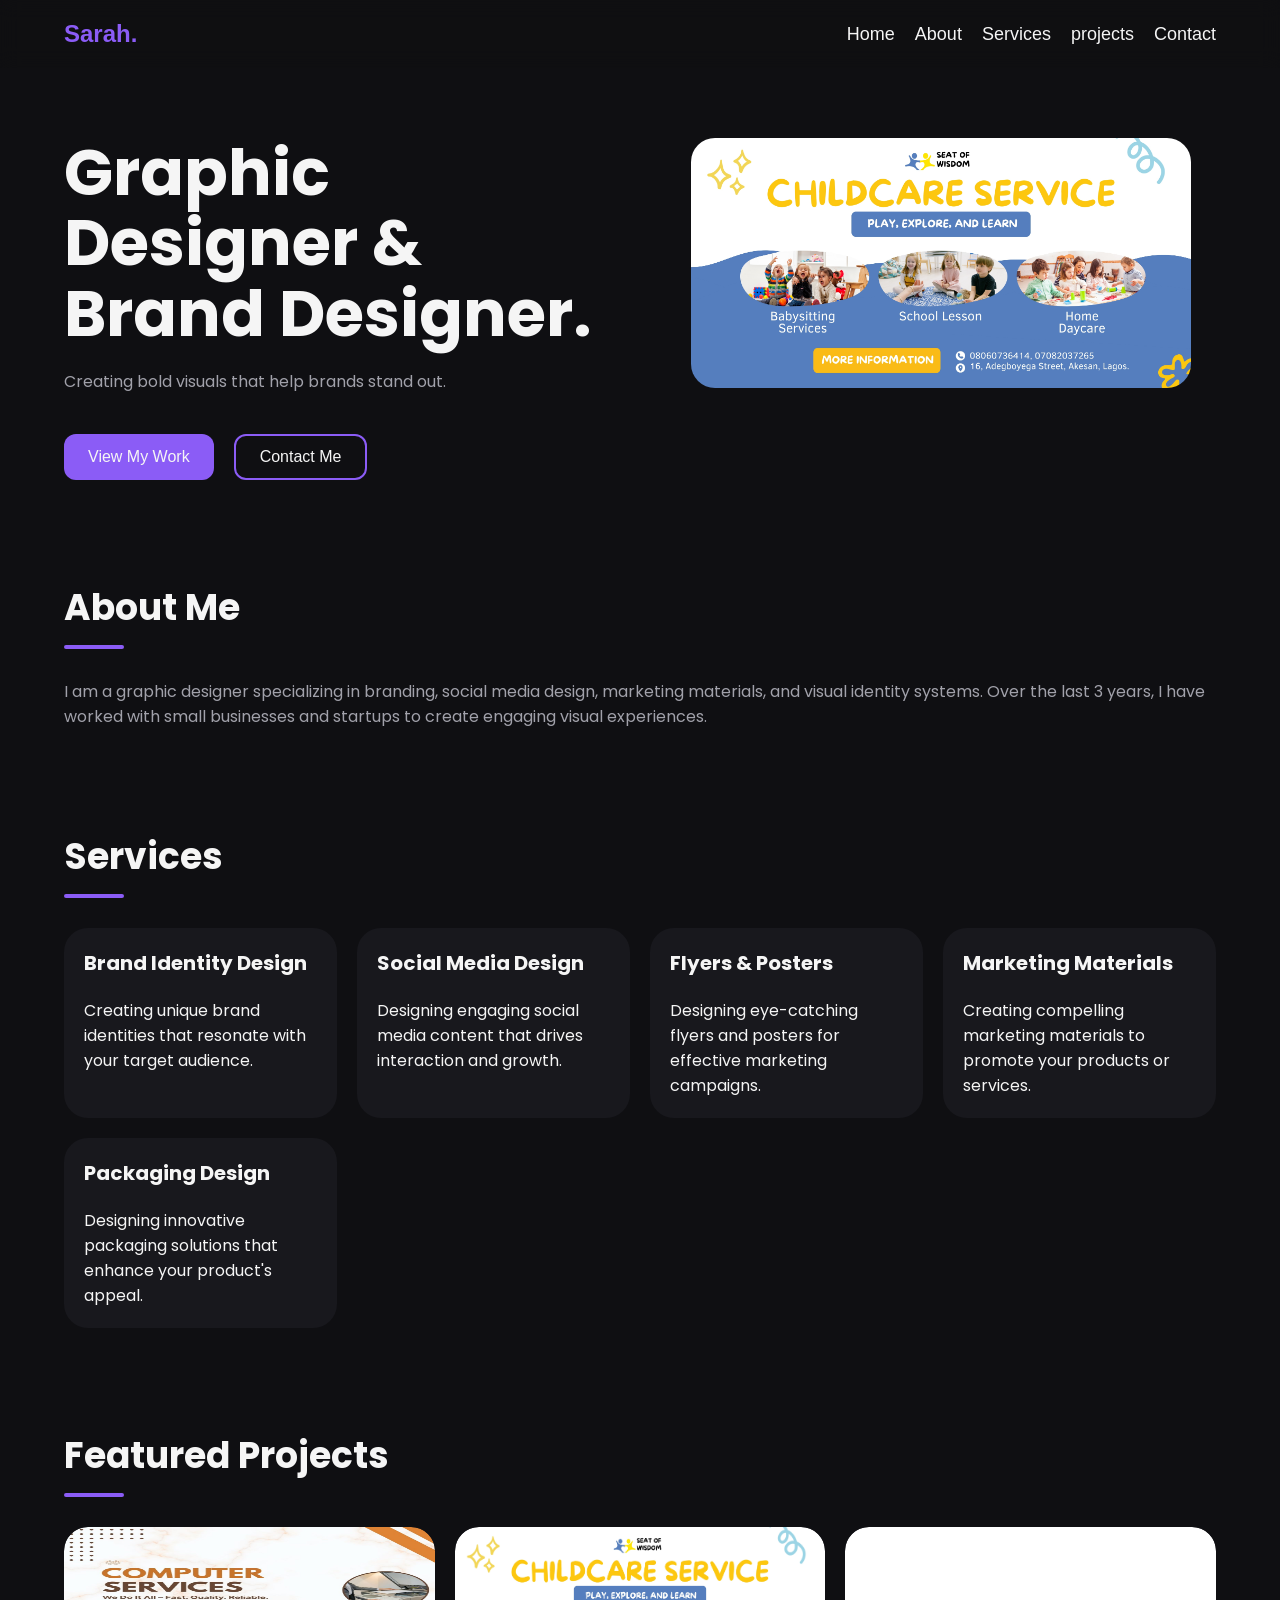
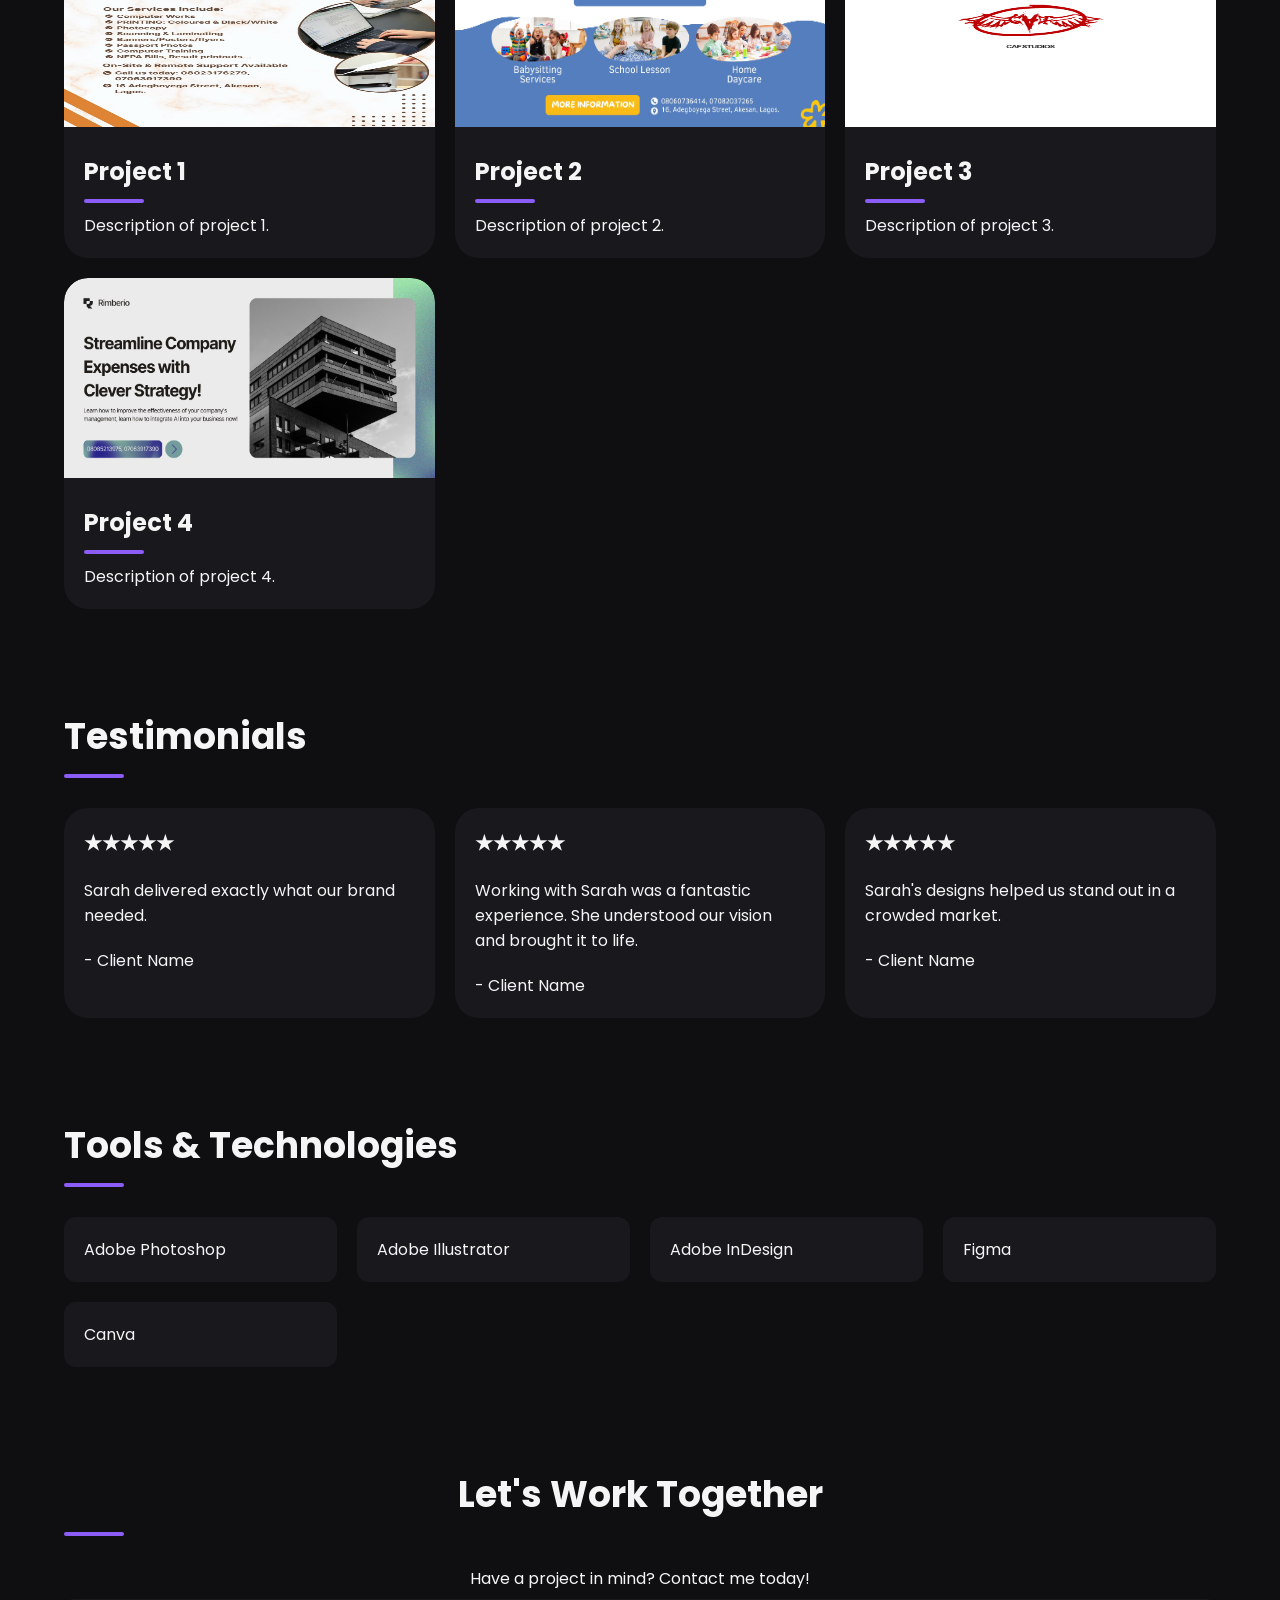
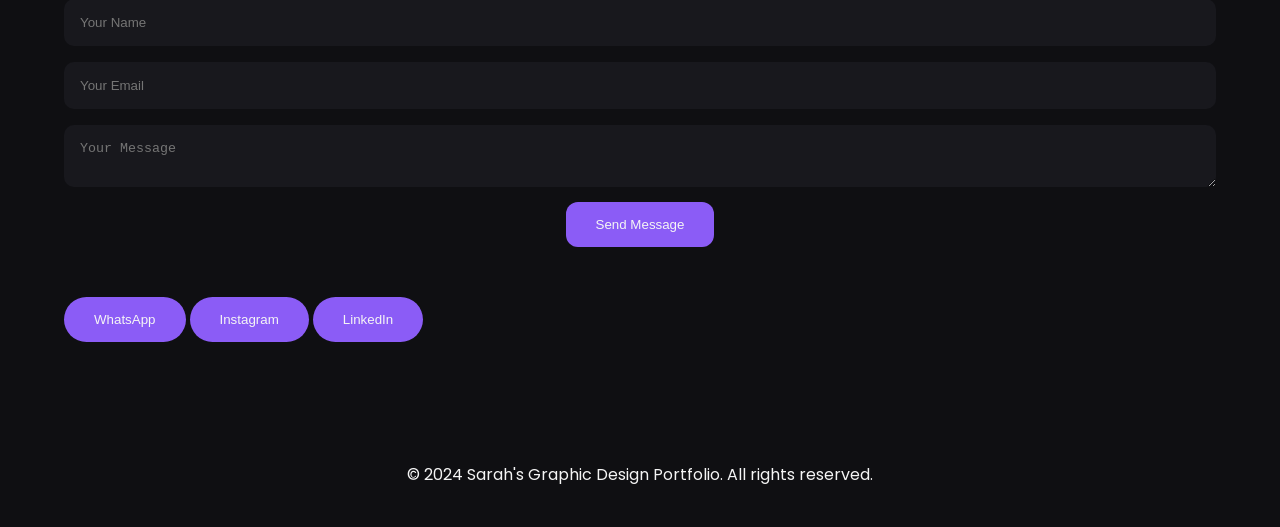
<file: index.html>
<!DOCTYPE html>
<html lang="en">
<head>
    <meta charset="UTF-8">
    <meta name="viewport" content="width=device-width, initial-scale=1.0">
    <title>My Portfolio</title>
    <link rel="stylesheet" href="./style.css">
    <link href="https://fonts.googleapis.com/css2?family=Poppins:wght@300;400;500;600;700&display=swap" rel="stylesheet">
</head>
<body>
    <nav>
        <div class="container nav-container">
            <div class="logo">Sarah.</div>
            <ul>
                <li><a href="#hero">Home</a></li>
                <li><a href="#about">About</a></li>
                <li><a href="#services">Services</a></li>
                <li><a href="#projects">projects</a></li>
                <li><a href="#contact">Contact</a></li>
            </ul>
            <div id="menuBtn">
                <button >☰</button>
            </div>
        </div>
    </nav>
    <div id="sidebar" class="sidebar">
        <a href="#hero">Home</a>
        <a href="#about">About</a>
        <a href="#services">Services</a>
        <a href="#projects">Projects</a>
        <a href="#contact">Contact</a>
    </div>
<div id="overlay" class="overlay"></div>
<div class="container">
     <div class="hero" id="hero">
        <section>
            <h1>
                Graphic Designer & Brand Designer.
            </h1>
            <p>Creating bold visuals that help brands stand out.</p>
            <div>
                <button><a href="#projects">View My Work</a></button>
                <button><a href="#contact">Contact Me</a></button>
            </div>
            
        </section>
        <section>
            <img src="./media/seat-of-wisdom.jpg" alt="Hero Image">
        </section>
    </div>
    <div class="about" id="about">
        <h3>About Me</h3>
        <p>
            I am a graphic designer specializing in
            branding, social media design, marketing
            materials, and visual identity systems.

            Over the last 3 years, I have worked with
            small businesses and startups to create
            engaging visual experiences.
        </p>
    </div>
    <div class="services" id="services">
        <h3>Services</h3>
        <ul>
            <li>
                <h4>Brand Identity Design</h4>
                <p>Creating unique brand identities that resonate with your target audience.</p>
            </li>
            <li>
                <h4>Social Media Design</h4>
                <p>Designing engaging social media content that drives interaction and growth.</p>
            </li>
            <li>
                <h4>Flyers & Posters</h4>
                <p>Designing eye-catching flyers and posters for effective marketing campaigns.</p>
            </li>
            <li>
                <h4>Marketing Materials</h4>
                <p>Creating compelling marketing materials to promote your products or services.</p>
            </li>
            <li>
                <h4>Packaging Design</h4>
                <p>Designing innovative packaging solutions that enhance your product's appeal.</p>
            </li>
        </ul>
    </div>
    <div class="portfolio" id="projects">
        <h3>Featured Projects</h3>
        <div class="project">
            <div class="card">
                <img src="./media/computer services.jpg" alt="Project 1">
                <h3 class="title">Project 1</h3>
                <p>Description of project 1.</p>
            </div>
            <div class="card">
                <img src="./media/seat-of-wisdom.jpg" alt="Project 2">
                <h3 class="title">Project 2</h3>
                <p>Description of project 2.</p>
            </div>
            <div class="card">
                <img src="./media/4.png" alt="Project 3">
                <div>
                    <h3 class="title">Project 3</h3>
                    <p>Description of project 3.</p>
                </div>
            </div>
            <div class="card">
                <img src="./media/company ads.png" alt="Project 3">
                <div>
                    <h3 class="title">Project 4</h3>
                    <p>Description of project 4.</p>
                </div>
            </div>
        </div>
    </div>
    <div class="testimonials" id="testimonials">
        <h3>Testimonials</h3>
        <ul>
            <li>
                <h4>★★★★★</h4>
                <p>Sarah delivered exactly what
                our brand needed.</p>
                <p>- Client Name</p>
            </li>
            <li>
                <h4>★★★★★</h4>
                <p>Working with Sarah was a fantastic experience. She understood our vision and brought it to life.</p>
                <p>- Client Name</p>
            </li>
            <li>
                <h4>★★★★★</h4>
                <p>Sarah's designs helped us
                stand out in a crowded market.</p>
                <p>- Client Name</p>
            </li>
        </ul>    
    </div>
    <div class="tools">
        <h3>Tools & Technologies</h3>
        <ul>
            <li>Adobe Photoshop</li>
            <li>Adobe Illustrator</li>
            <li>Adobe InDesign</li>
            <li>Figma</li>
            <li>Canva</li>
        </ul>
    </div>
    <div class="contact" id="contact">
        <div>   
            <h3>Let's Work Together</h3>
            <p>Have a project in mind? Contact me today!</p>
            <form>
                <input type="text" placeholder="Your Name">
                <input type="email" placeholder="Your Email">
                <textarea placeholder="Your Message"></textarea>
                <button type="submit">Send Message</button>
            </form>
        </div>
        <div>
            <button>WhatsApp</button>
            <button>Instagram</button>
            <button>LinkedIn</button>
        </div>
    </div>
    <footer>
        <p>&copy; 2024 Sarah's Graphic Design Portfolio. All rights reserved.</p>
    </footer>
</div>
    <script src="./scrpt.js"></script>
</body>
</html>
</file>
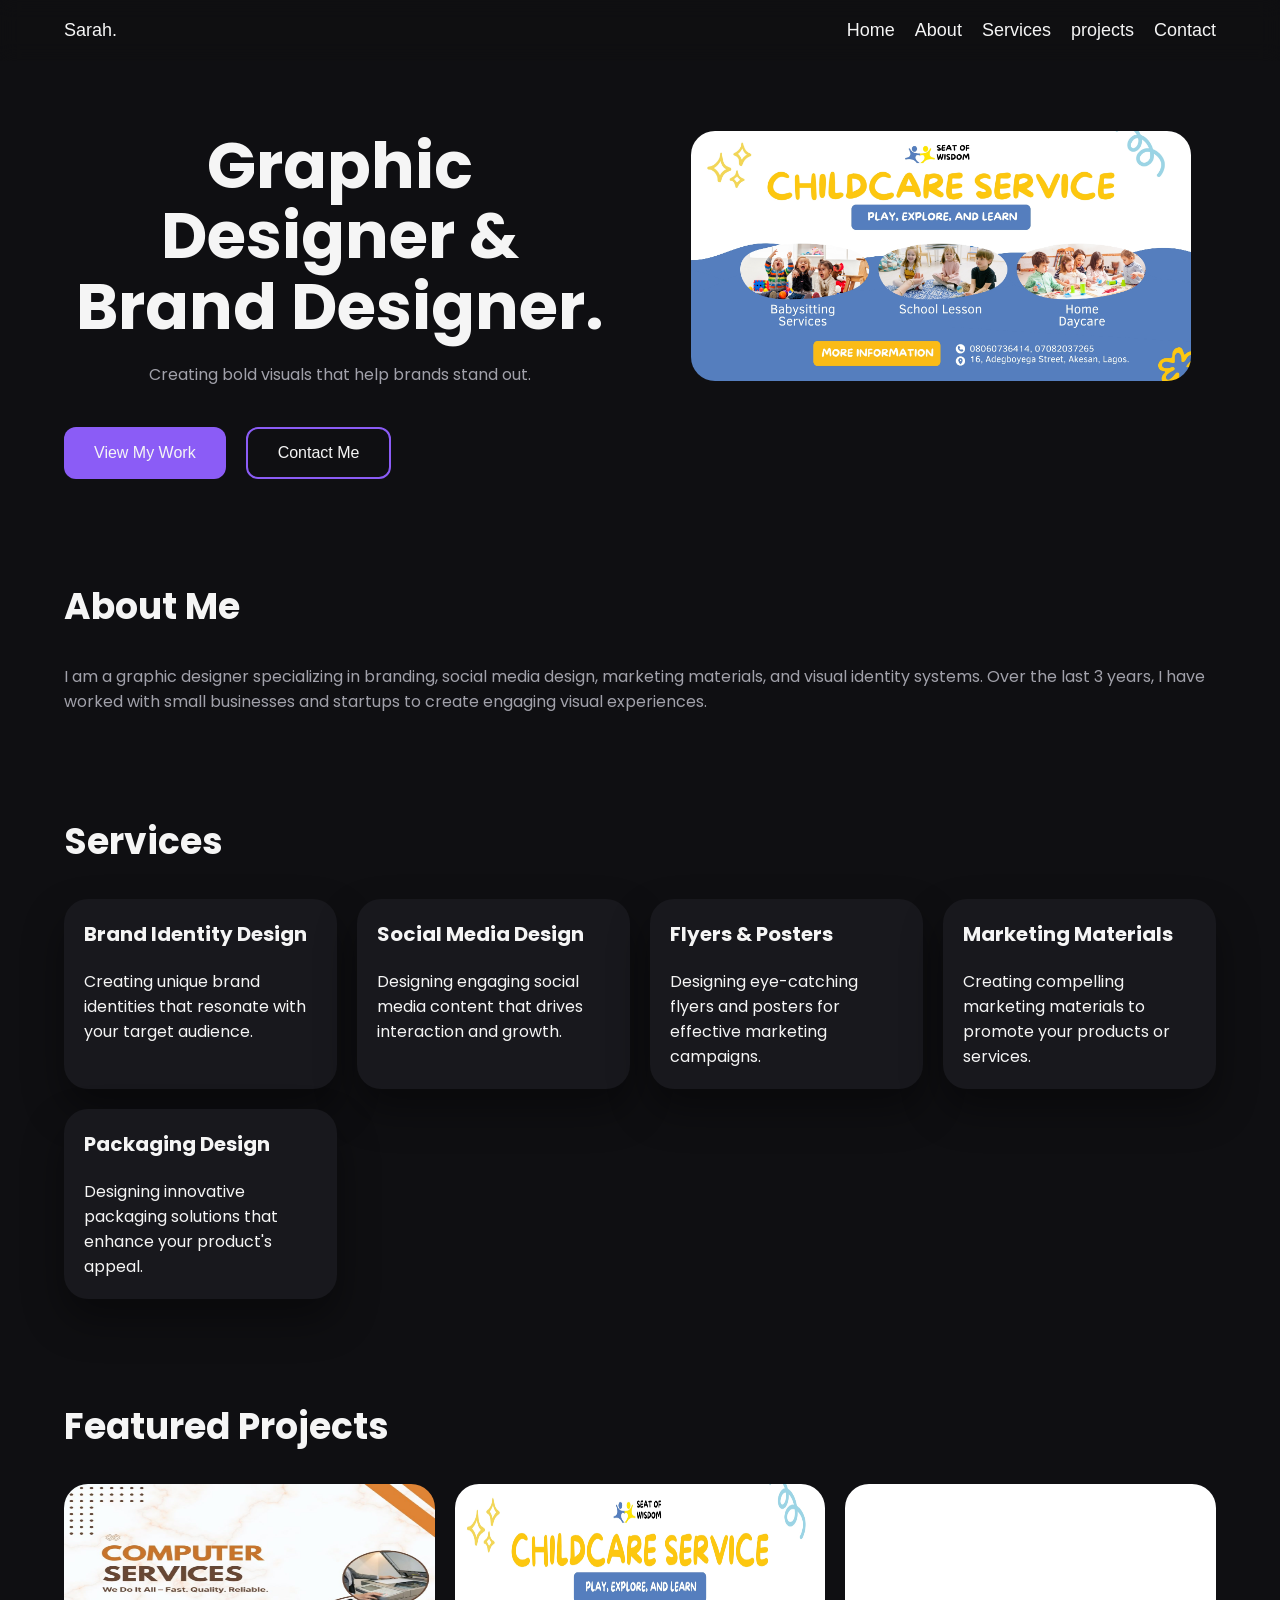
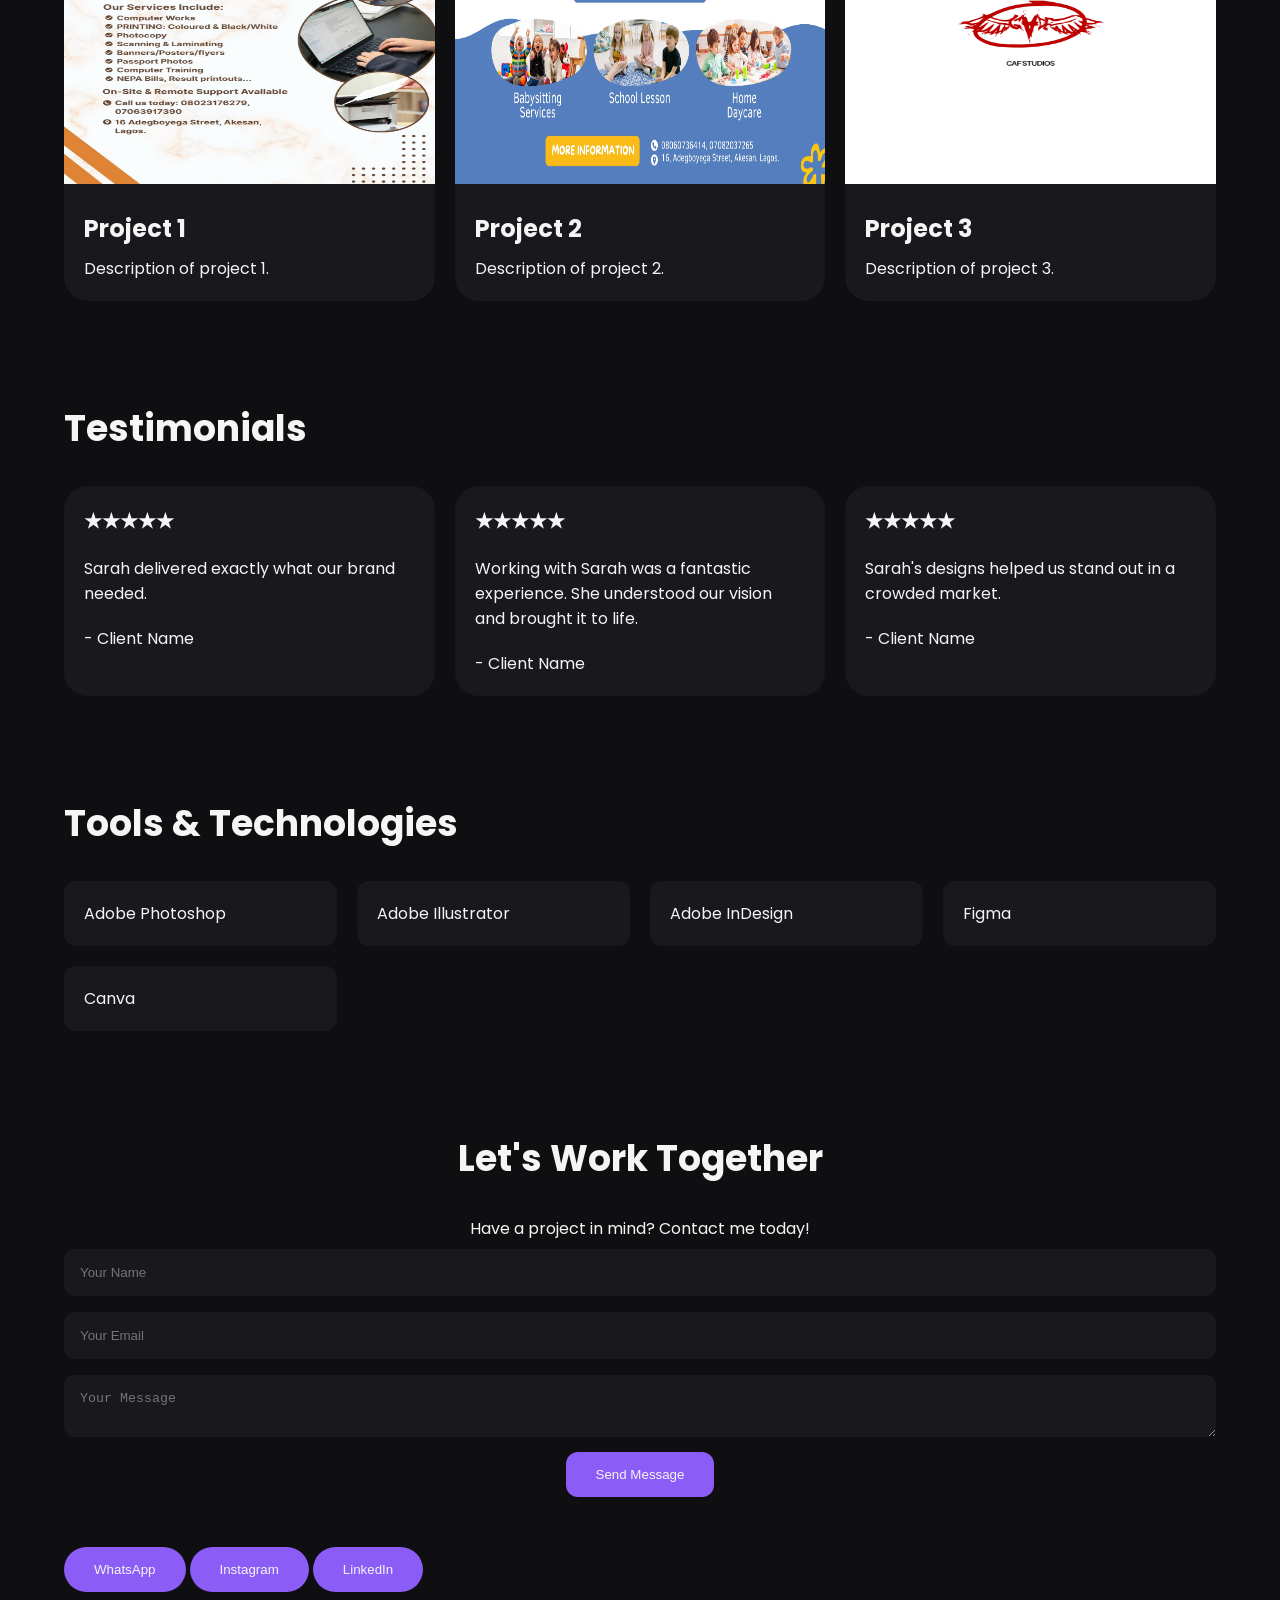
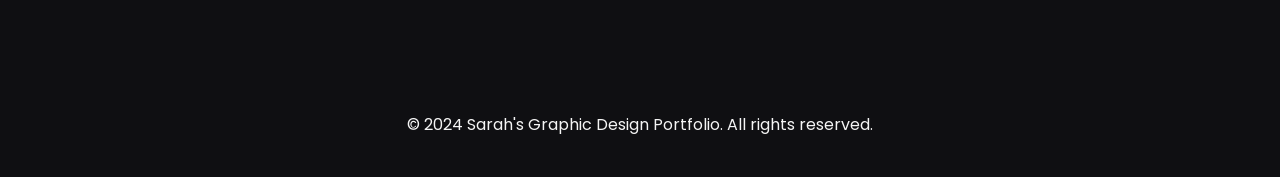
<file: graphic-designer/index.html>
<!DOCTYPE html>
<html lang="en">
<head>
    <meta charset="UTF-8">
    <meta name="viewport" content="width=device-width, initial-scale=1.0">
    <title>My Portfolio</title>
    <link rel="stylesheet" href="./style.css">
    <link href="https://fonts.googleapis.com/css2?family=Poppins:wght@300;400;500;600;700&display=swap" rel="stylesheet">
</head>
<body>
    <nav>
        <div class="container nav-container">
            <div>Sarah.</div>
            <ul>
                <li><a href="#hero">Home</a></li>
                <li><a href="#about">About</a></li>
                <li><a href="#services">Services</a></li>
                <li><a href="#projects">projects</a></li>
                <li><a href="#contact">Contact</a></li>
            </ul>
            <div id="menuBtn">
                <button >☰</button>
            </div>
        </div>
    </nav>
    <div id="sidebar" class="sidebar">
        <a href="#hero">Home</a>
        <a href="#about">About</a>
        <a href="#services">Services</a>
        <a href="#projects">Projects</a>
        <a href="#contact">Contact</a>
    </div>
<div id="overlay" class="overlay"></div>
<div class="container">
     <div class="hero" id="hero">
        <section>
            <h1>
                Graphic Designer & Brand Designer.
            </h1>
            <p>Creating bold visuals that help brands stand out.</p>
            <div>
                <button><a href="#projects">View My Work</a></button>
                <button><a href="#contact">Contact Me</a></button>
            </div>
            
        </section>
        <section>
            <img src="./seat-of-wisdom.jpg" alt="Hero Image">
        </section>
    </div>
    <div class="about" id="about">
        <h3>About Me</h3>
        <p>
            I am a graphic designer specializing in
            branding, social media design, marketing
            materials, and visual identity systems.

            Over the last 3 years, I have worked with
            small businesses and startups to create
            engaging visual experiences.
        </p>
    </div>
    <div class="services" id="services">
        <h3>Services</h3>
        <ul>
            <li>
                <h4>Brand Identity Design</h4>
                <p>Creating unique brand identities that resonate with your target audience.</p>
            </li>
            <li>
                <h4>Social Media Design</h4>
                <p>Designing engaging social media content that drives interaction and growth.</p>
            </li>
            <li>
                <h4>Flyers & Posters</h4>
                <p>Designing eye-catching flyers and posters for effective marketing campaigns.</p>
            </li>
            <li>
                <h4>Marketing Materials</h4>
                <p>Creating compelling marketing materials to promote your products or services.</p>
            </li>
            <li>
                <h4>Packaging Design</h4>
                <p>Designing innovative packaging solutions that enhance your product's appeal.</p>
            </li>
        </ul>
    </div>
    <div class="portfolio" id="projects">
        <h3>Featured Projects</h3>
        <div class="project">
            <div class="card">
                <img src="./computer services.jpg" alt="Project 1">
                <h3 class="title">Project 1</h3>
                <p>Description of project 1.</p>
            </div>
            <div class="card">
                <img src="./seat-of-wisdom.jpg" alt="Project 2">
                <h3 class="title">Project 2</h3>
                <p>Description of project 2.</p>
            </div>
            <div class="card">
                <img src="./4.png" alt="Project 3">
                <div>
                    <h3 class="title">Project 3</h3>
                    <p>Description of project 3.</p>
                </div>
                
            </div>
        </div>
    </div>
    <div class="testimonials" id="testimonials">
        <h3>Testimonials</h3>
        <ul>
            <li>
                <h4>★★★★★</h4>
                <p>Sarah delivered exactly what
                our brand needed.</p>
                <p>- Client Name</p>
            </li>
            <li>
                <h4>★★★★★</h4>
                <p>Working with Sarah was a fantastic experience. She understood our vision and brought it to life.</p>
                <p>- Client Name</p>
            </li>
            <li>
                <h4>★★★★★</h4>
                <p>Sarah's designs helped us
                stand out in a crowded market.</p>
                <p>- Client Name</p>
            </li>
        </ul>    
    </div>
    <div class="tools">
        <h3>Tools & Technologies</h3>
        <ul>
            <li>Adobe Photoshop</li>
            <li>Adobe Illustrator</li>
            <li>Adobe InDesign</li>
            <li>Figma</li>
            <li>Canva</li>
        </ul>
    </div>
    <div class="contact" id="contact">
        <div>   
            <h3>Let's Work Together</h3>
            <p>Have a project in mind? Contact me today!</p>
            <form>
                <input type="text" placeholder="Your Name">
                <input type="email" placeholder="Your Email">
                <textarea placeholder="Your Message"></textarea>
                <button type="submit">Send Message</button>
            </form>
        </div>
        <div>
            <button>WhatsApp</button>
            <button>Instagram</button>
            <button>LinkedIn</button>
        </div>
    </div>
    <footer>
        <p>&copy; 2024 Sarah's Graphic Design Portfolio. All rights reserved.</p>
    </footer>
</div>
    <script src="./scrpt.js"></script>
</body>
</html>
</file>
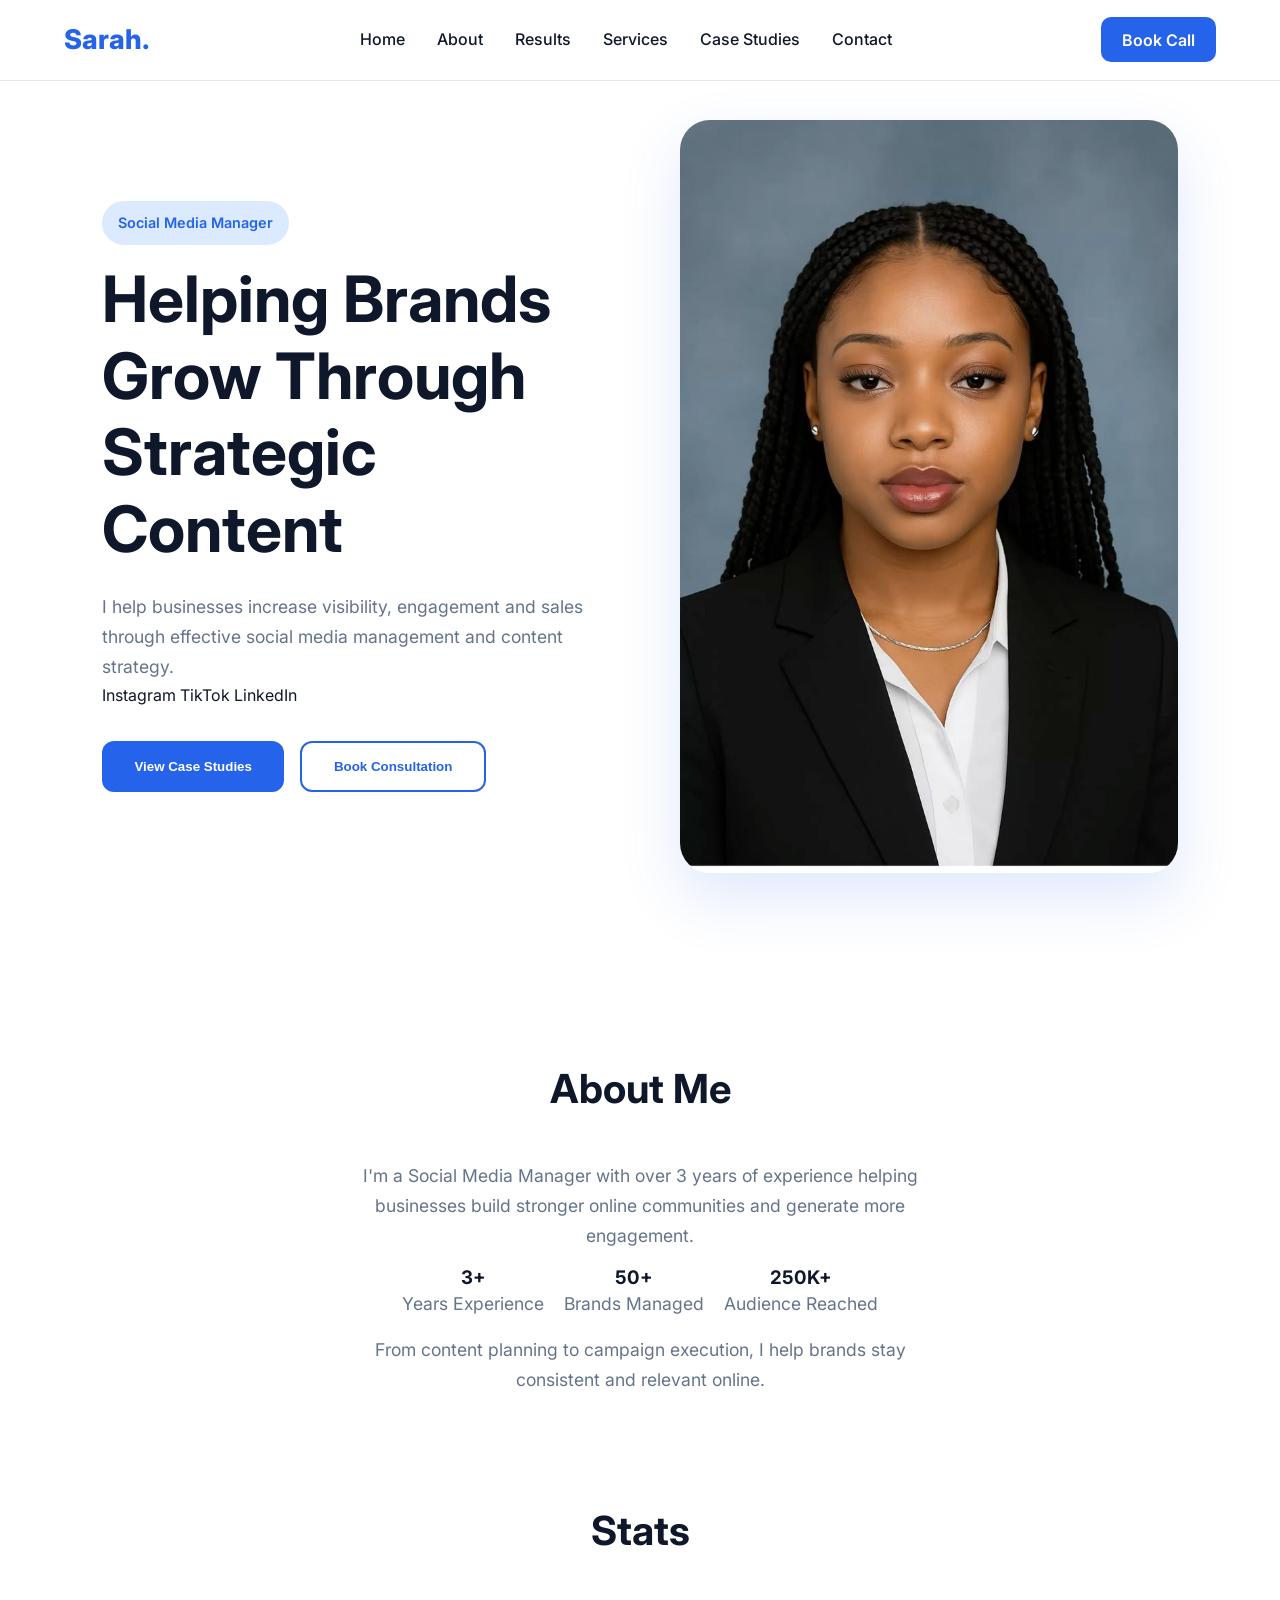
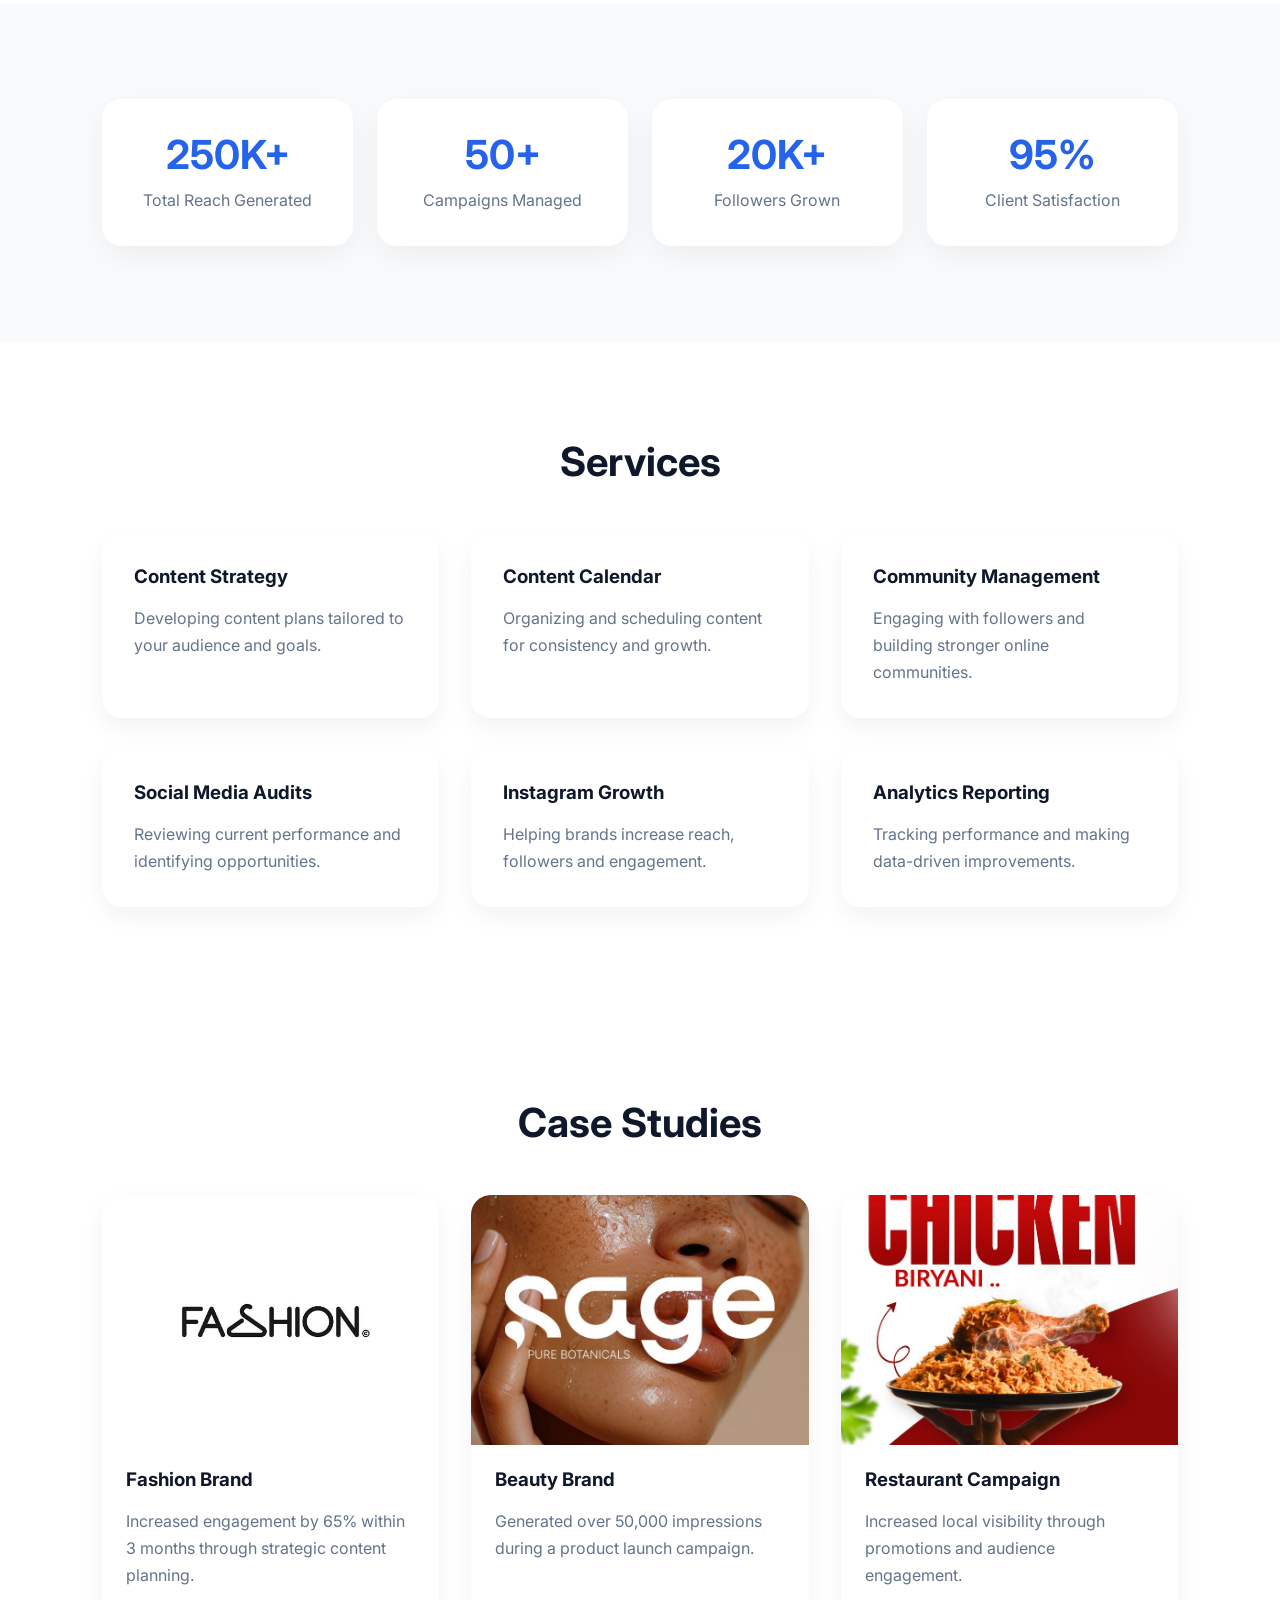
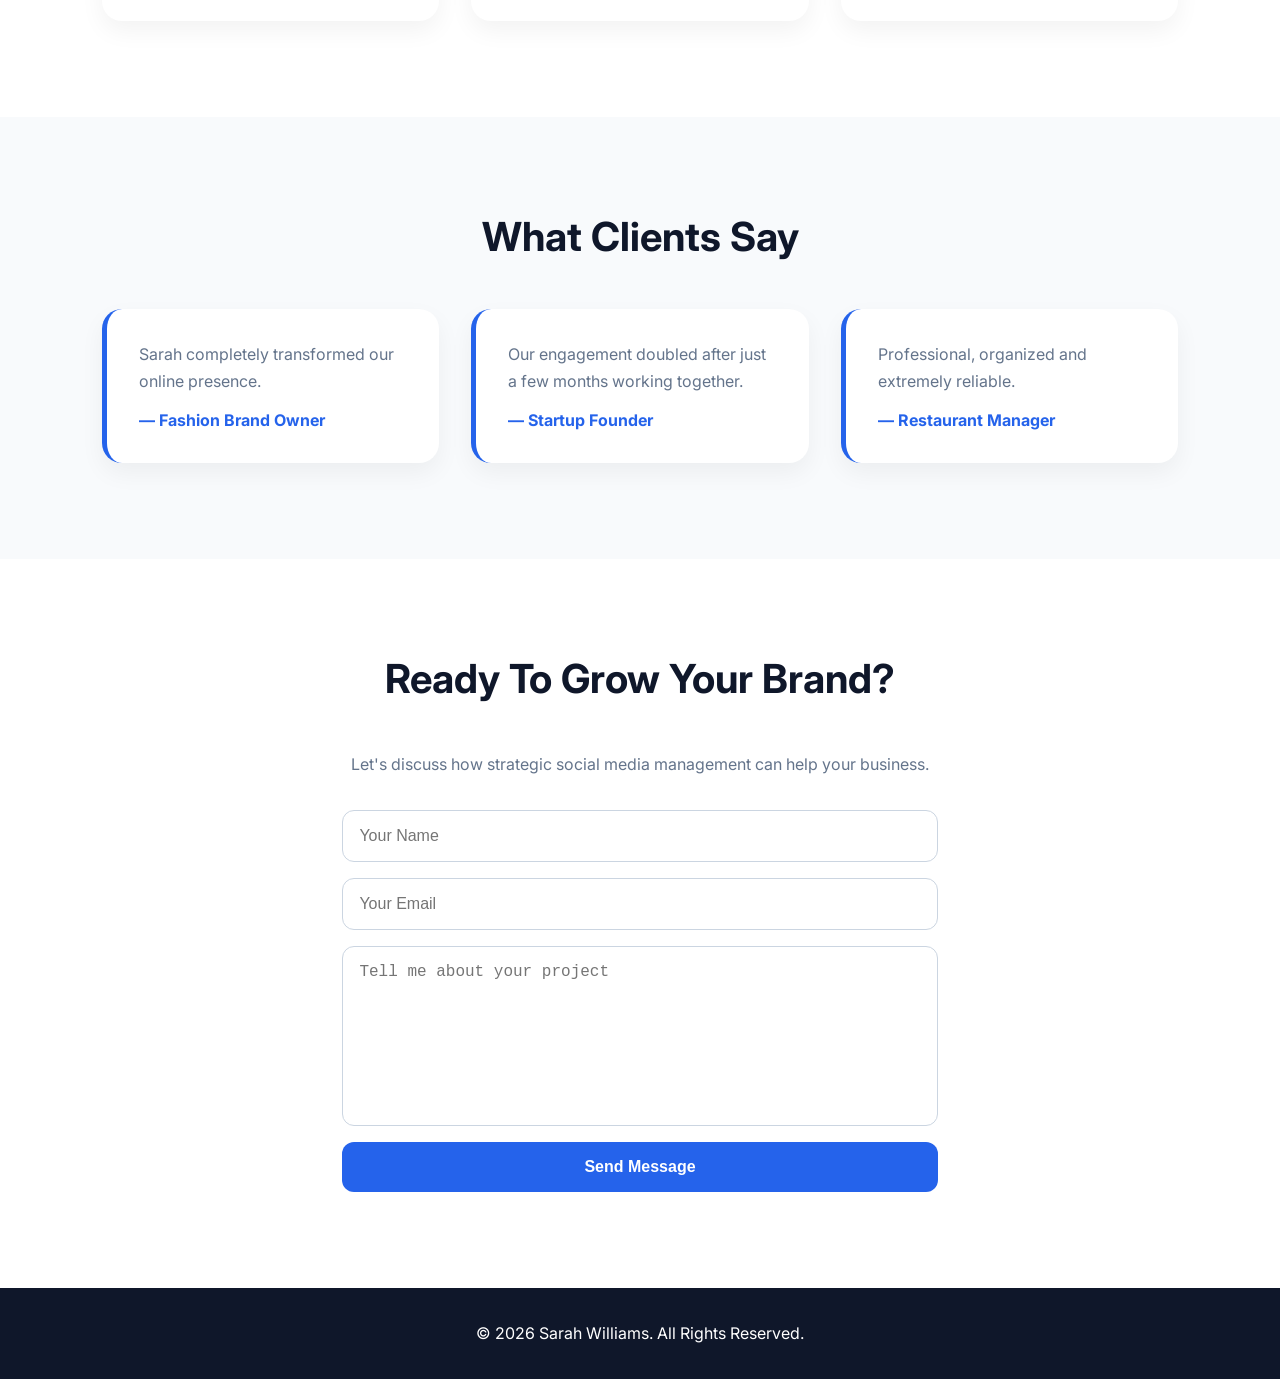
<file: social-manager.html>
<!DOCTYPE html>
<html lang="en">
<head>
    <meta charset="UTF-8">
    <meta name="viewport" content="width=device-width, initial-scale=1.0">
    <title>My Portfolio</title>
    <link rel="stylesheet" href="./social.css">
</head>
<body>
    <!-- NAVBAR -->
    <nav>
        <div class="container nav-container">
            <div class="logo">Sarah.</div>
            <ul id="navLinks" class="sidebar">
                <li><a href="#hero">Home</a></li>
                <li><a href="#about">About</a></li>
                <li><a href="#results">Results</a></li>
                <li><a href="#services">Services</a></li>
                <li><a href="#portfolio">Case Studies</a></li>
                <li><a href="#contact">Contact</a></li>
            </ul>

            <div id="menuBtn">
                <button id="menuToggle">
                    <span></span>
                    <span></span>
                    <span></span>
                </button>
            </div>

            <div class="nav-actions">
                <a href="#contact" class="nav-btn">
                Book Call
            </a>
</div>
        </div>
    </nav>

    <!-- HERO -->
    <section class="hero" id="hero">
        <div>
            <span>Social Media Manager</span>

            <h1>
                Helping Brands Grow Through Strategic Content
            </h1>

            <p>
                I help businesses increase visibility,
                engagement and sales through effective
                social media management and content strategy.
            </p>
            <div class="social-links">
                <a href="#">Instagram</a>
                <a href="#">TikTok</a>
                <a href="#">LinkedIn</a>
            </div>

            <div class="hero-btns">
                <button class="btn-primary"><a href="#portfolio">View Case Studies</a></button>
                <button class="btn-secondary"><a href="#contact">Book Consultation</a></button>
            </div>
        </div>

        <div>
            <img src="./media/phoTO.png" alt="">
        </div>
    </section>

    <!-- ABOUT -->
    <section class="about" id="about">
        <h2>About Me</h2>

        <p>
            I'm a Social Media Manager with over 3 years of
            experience helping businesses build stronger online
            communities and generate more engagement.
        </p>
        <div class="about-highlights">

            <div>
                <h3>3+</h3>
                <p>Years Experience</p>
            </div>

            <div>
                <h3>50+</h3>
                <p>Brands Managed</p>
            </div>

            <div>
                <h3>250K+</h3>
                <p>Audience Reached</p>
            </div>

        </div>

        <p>
            From content planning to campaign execution,
            I help brands stay consistent and relevant online.
        </p>
    </section>

    <!-- RESULTS -->
     <h2>Stats</h2>
    <section class="results" id="results">
        
        <div class="stat-card">
            <h2>250K+</h2>
            <p>Total Reach Generated</p>
        </div>

        <div class="stat-card">
            <h2>50+</h2>
            <p>Campaigns Managed</p>
        </div>

        <div class="stat-card">
            <h2>20K+</h2>
            <p>Followers Grown</p>
        </div>

        <div class="stat-card">
            <h2>95%</h2>
            <p>Client Satisfaction</p>
        </div>

    </section>

    <!-- SERVICES -->
    <section class="services" id="services">

        <h2>Services</h2>

        <div class="service-grid">

            <div class="card">
                <h3>Content Strategy</h3>
                <p>
                    Developing content plans tailored to
                    your audience and goals.
                </p>
            </div>

            <div class="card">
                <h3>Content Calendar</h3>
                <p>
                    Organizing and scheduling content
                    for consistency and growth.
                </p>
            </div>

            <div class="card">
                <h3>Community Management</h3>
                <p>
                    Engaging with followers and building
                    stronger online communities.
                </p>
            </div>

            <div class="card">
                <h3>Social Media Audits</h3>
                <p>
                    Reviewing current performance and
                    identifying opportunities.
                </p>
            </div>

            <div class="card">
                <h3>Instagram Growth</h3>
                <p>
                    Helping brands increase reach,
                    followers and engagement.
                </p>
            </div>

            <div class="card">
                <h3>Analytics Reporting</h3>
                <p>
                    Tracking performance and making
                    data-driven improvements.
                </p>
            </div>

        </div>

    </section>

    <!-- CASE STUDIES -->
    <section class="portfolio" id="portfolio">

        <h2>Case Studies</h2>

        <div class="project-grid">

            <div class="card">
                <img src="./media/Fashion.png" alt="">

                <h3>Fashion Brand</h3>

                <p>
                    Increased engagement by 65%
                    within 3 months through
                    strategic content planning.
                </p>
            </div>

            <div class="card">
                <img src="./media/beauty.png" alt="">

                <h3>Beauty Brand</h3>

                <p>
                    Generated over 50,000 impressions
                    during a product launch campaign.
                </p>
            </div>

            <div class="card">
                <img src="./media/food.png" alt="">

                <h3>Restaurant Campaign</h3>

                <p>
                    Increased local visibility through
                    promotions and audience engagement.
                </p>
            </div>

        </div>

    </section>

    <!-- TESTIMONIALS -->
    <section class="testimonials">

        <h2>What Clients Say</h2>

        <div class="testimonial-grid">

            <div class="card">
                <p>
                    Sarah completely transformed our
                    online presence.
                </p>

                <h4>— Fashion Brand Owner</h4>
            </div>

            <div class="card">
                <p>
                    Our engagement doubled after just
                    a few months working together.
                </p>

                <h4>— Startup Founder</h4>
            </div>

            <div class="card">
                <p>
                    Professional, organized and
                    extremely reliable.
                </p>

                <h4>— Restaurant Manager</h4>
            </div>

        </div>

    </section>

    <!-- CONTACT -->
    <section class="contact" id="contact">

        <h2>Ready To Grow Your Brand?</h2>

        <p>
            Let's discuss how strategic social media
            management can help your business.
        </p>

        <form action="https://formsubmit.co/olaoluogunwale@gmail.com" method="POST">

            <input
                type="text"
                name="name"
                placeholder="Your Name"
                required
            >

            <input
                type="email"
                name="email"
                placeholder="Your Email"
                required
            >

            <textarea
                type="text"
                name="message"
                placeholder="Tell me about your project"
                required
            ></textarea>

            <input
                type="hidden"
                name="_subject"
                value="New Portfolio Inquiry"
            />

            <input
                type="hidden"
                name="_next"
                value="http://127.0.0.1:5500/thankyou.html"
            />

            <input
                type="hidden"
                name="_captcha"
                value="false"
            >

            <button>
                Send Message
            </button>

        </form>

    </section>

    <footer>
        © 2026 Sarah Williams.
        All Rights Reserved.
    </footer>

    <script src="./social.js"></script>
</body>
</html>
</file>
<file: style.css>
*{
            margin: 0;
            padding: 0;
            box-sizing: border-box;
        }
        :root{
            --bg:#0f0f12;
            --card:#18181d;
            --text:#f5f5f5;
            --muted:#a1a1aa;
            --accent:#8b5cf6;
            --accent2:#6d28d9;
        }
        body{
            font-family:Poppins,sans-serif;
            background-color: var(--bg);
            color: var(--text);
        }
        html, body{
            scroll-behavior: smooth;
        }
        #hero, #about, #services, #projects, #testimonials, #tools, #contact{
            scroll-margin-top: 100px;
        }
        button,
        a,
        .card,
        .services ul li,
        .testimonials ul li,
        .tools ul li,
        img {
            transition: all 0.3s ease;
        }
        .services ul li:hover,
        .portfolio .project .card:hover,
        .testimonials ul li:hover,
        .tools ul li:hover{
            transform:translateY(-8px);
            box-shadow:0 25px 50px rgba(0,0,0,.5);
        }
        .about h3,
        .services h3,
        .portfolio h3,
        .testimonials h3,
        .tools h3,
        .contact h3{
            position:relative;
        }
        .about h3::after,
        .services h3::after,
        .portfolio h3::after,
        .testimonials h3::after,
        .tools h3::after,
        .contact h3::after{
            content:"";
            display:block;
            width:60px;
            height:4px;
            background:var(--accent);
            margin-top:10px;
            border-radius:20px;
        }
        .container{
            max-width: 1200px;
            margin: 0 auto;
            width: 90%;
            padding: 20px 0;
        }
        .logo{
            font-size:1.5rem;
            font-weight:700;
            color:var(--accent);
            cursor:pointer;
        }
        .nav-container{
            display: flex;
            justify-content: space-between;
            align-items: center;
        }
        nav{
            margin-bottom: 50px;
            position: sticky;
            top: 0;
            z-index: 1000;
            backdrop-filter: blur(10px);
            background:rgba(15,15,18,.8);
            font-family: sans-serif;
            font-size: 18px;
        }
        nav ul{
            display: flex;
            gap: 20px;
            list-style: none;
        }
        nav ul li a{
            text-decoration: none;
            color: var(--text);
            position: relative;
        }
        nav ul li a::after{
            content:"";
            position:absolute;
            left:0;
            bottom:-5px;
            width:0;
            height:2px;
            background:var(--accent);
            transition:.3s;
        }
        nav ul li a:hover::after{
            width:100%;
        }

        nav ul li a:hover{
            color:var(--accent);
        }
        .hero {
            display:grid;
            grid-template-columns: 1fr 1fr;
            text-align: center;
            gap: 50px;
            margin-bottom: 100px;
        }
        @media (width < 1030px) {
            .hero {
                grid-template-columns: 1fr;
            }
            .hero section:nth-child(1){
                text-align:center;
            }
            .hero section:nth-child(1) div{
                justify-content: center;
            }
            .hero section:nth-child(2) img{
                display:flex;
                justify-content: center;
            }
        }
        .hero section{
            flex: 1;
        }
        .hero section:nth-child(1){
            text-align:left;
            display:flex;
            flex-direction:column;
            justify-content:center;
        }
        .hero section:nth-child(1) h1{
            font-size: 4rem;
            line-height: 1.1;
        }
        .hero section:nth-child(1) p{
            font-size: 16px;
            margin: 20px 0 40px 0;
            color: var(--muted);
        }
        .hero section:nth-child(1) div {
            display: flex;
            gap: 20px;
        }
        .hero section:nth-child(1) div button{
            padding: 12px 24px;
            font-size: 16px;
            border: none;
            cursor: pointer;
            border-radius: 12px;
            background-color: var(--accent);
            color: var(--text);
            transition: 3s;
        }
        .hero section:nth-child(1) div button:hover{
            transform:translateY(-4px);
            box-shadow:0 10px 25px rgba(139,92,246,.4);
        }
        .hero section:nth-child(1) div button:nth-child(2){
            background-color: transparent;
            border: 2px solid var(--accent);
        }
        .hero section:nth-child(1) div button a{
            text-decoration: none;
            color: var(--text);
        }
        .hero section:nth-child(2) img{
            width: 100%;
            max-width: 500px;
            height: auto;
            display: block;
            margin-inline: auto;
            border-radius: 24px;
            transition: 4s;
        }
        .hero section:nth-child(2) img:hover{
            transform:scale(1.02);
            box-shadow:0 20px 40px rgba(0,0,0,.4);
        }
        .about{
            margin-bottom: 100px;
        }
        .about h3{
            font-size: 36px;
            margin-bottom: 30px;
        }
        .about p{
            font-size: 16px;
            margin-bottom: 20px;
            color: var(--muted);
        }
        .services{
            margin-bottom: 100px;
        }
        .services h3{
            font-size: 36px;
            margin-bottom: 30px;
        }
        .services ul{
            display: grid;
            grid-template-columns: repeat(auto-fit, minmax(250px, 1fr));
            gap: 20px;
            list-style: none;
        }
        .services ul li{
            display: flex;
            flex-direction: column;
            gap: 20px;
            background-color: var(--card);
            padding: 20px;
            border-radius: 24px;
            /* box-shadow:0 20px 40px rgba(0,0,0,.4); */
        }
        .services ul li h4{
            font-size: 20px;
            font-weight: bold;
        }
        .services ul li p{
            font-size: 16px;
        }
        .portfolio{
            margin-bottom: 100px;
        }
        .portfolio h3{
            font-size: 36px;
            margin-bottom: 30px;
        }
        .portfolio .project{
            display: grid;
            grid-template-columns: repeat(auto-fit, minmax(280px, 1fr));
            gap: 20px;
        }
        .portfolio .project .card{
            background-color: var(--card);
            border-radius: 24px;
        }
        .portfolio .project .card img{
            width: 100%;
            height: 200px;
            border-top-left-radius: 24px;
            border-top-right-radius: 24px;
        }
        .portfolio .project .card{
            overflow:hidden;
        }
        .portfolio .project .card img{
            transition:.4s;
        }
        .portfolio .project .card:hover img{
            transform:scale(1.05);
        }
        .portfolio .project .card h3{
            font-size: 24px;
            margin: 20px 20px 10px 20px;
        }
        .portfolio .project .card p{
            font-size: 16px;
            margin: 0 20px 20px 20px;
        }
        .testimonials{
            margin-bottom: 100px;
        }
        .testimonials h3{
            font-size: 36px;
            margin-bottom: 30px;
        }
        .testimonials ul{
            display: grid;
            grid-template-columns: repeat(auto-fit, minmax(250px, 1fr));
            gap: 20px;
            list-style: none;
        }
        .testimonials ul li{
            display: flex;
            flex-direction: column;
            gap: 20px;
            background-color: var(--card);
            padding: 20px;
            border-radius: 24px;
        }
        .testimonials ul li h4{
            font-size: 20px;
        }
        .testimonials ul li p{
            font-size: 16px;
        }
        .tools{
            margin-bottom: 100px;
        }
        .tools h3{
            font-size: 36px;
            margin-bottom: 30px;
        }
        .tools ul{
            display: grid;
            grid-template-columns: repeat(auto-fit, minmax(250px, 1fr));
            gap: 20px;
            list-style: none;
        } 
        .tools ul li{
            display: flex;
            flex-direction: column;
            gap: 20px;
            background-color: var(--card);
            padding: 20px;
            border-radius: 12px;
        }
        .contact{
            margin-bottom: 100px;
        }
        .contact div:nth-child(1){
            text-align: center;
        }
        .contact div:nth-child(1) input, textarea{
            width:100%;
            margin:.5rem 0;
            padding:1rem;
            border-radius:10px;
            border:none;
            background-color: var(--card);
            color: var(--text);
        }
        .contact div:nth-child(1) h3{
            font-size: 36px;
            margin-bottom: 30px;
        }
        .contact div:nth-child(1) button{
            padding: 15px 30px;
            border: none;
            cursor: pointer;
            border-radius: 12px;
            background-color: var(--accent);
            color: var(--text);
        }
        .contact div:nth-child(2) button{
            margin-top: 50px;
            padding: 15px 30px;
            border: none;
            cursor: pointer;
            border-radius: 24px;
            background-color: var(--accent);
            color: var(--text);
        }
        footer{
            text-align: center;
            padding: 20px 0;
        }
        .sidebar {
            position: fixed;
            top: 0;
            left: -260px;
            width: 260px;
            height: 100vh;
            background: var(--card);
            padding: 30px 20px;
            display: flex;
            flex-direction: column;
            gap: 22px;
            transition: left .3s ease;
            z-index: 9999;
        }
        .sidebar a {
            color: var(--text);
            text-decoration: none;
            font-size: 1.1rem;
            font-weight: 600;
        }
        .overlay {
            position: fixed; inset: 0; display: none;
            background: rgba(0,0,0,0.4); backdrop-filter: blur(2px);
            z-index: 5000;
        }
        #menuBtn { display: none; }
        #menuBtn button {
            background: none; border: none; font-size: 2rem;
            color: var(--text); cursor: pointer;
        }
        @media (max-width: 768px) {
            nav ul {
                display: none;
            }

            #menuBtn {
                display: block;
            }
            .hero section:nth-child(1) h1{
                font-size: 2.5rem;
            }
            .hero section:nth-child(1) div{
                flex-direction:column;
                align-items:center;
            }
            .hero section:nth-child(1) div button{
                width:220px;
                padding:12px 20px;
            }
            .about h3,
            .services h3,
            .portfolio h3,
            .testimonials h3,
            .tools h3,
            .contact h3{
                font-size:2rem;
            }
        }
</file>
<file: graphic-designer/style.css>
*{
            margin: 0;
            padding: 0;
            box-sizing: border-box;
        }
        :root{
            --bg:#0f0f12;
            --card:#18181d;
            --text:#f5f5f5;
            --muted:#a1a1aa;
            --accent:#8b5cf6;
            --accent2:#6d28d9;
        }
        body{
            font-family:Poppins,sans-serif;
            background-color: var(--bg);
            color: var(--text);
        }
        html, body{
            scroll-behavior: smooth;
        }
        #hero, #about, #services, #projects, #testimonials, #tools, #contact{
            scroll-margin-top: 100px;
        }
        .container{
            max-width: 1200px;
            margin: 0 auto;
            width: 90%;
            padding: 20px 0;
        }
        .nav-container{
            display: flex;
            justify-content: space-between;
            align-items: center;
        }
        nav{
            margin-bottom: 50px;
            position: sticky;
            top: 0;
            z-index: 1000;
            backdrop-filter: blur(10px);
            background:rgba(15,15,18,.8);
            font-family: sans-serif;
            font-size: 18px;
        }
        nav ul{
            display: flex;
            gap: 20px;
            list-style: none;
        }
        nav ul li a{
            text-decoration: none;
            color: var(--text);
        }
        .hero {
            display:grid;
            grid-template-columns: 1fr 1fr;
            text-align: center;
            gap: 50px;
            margin-bottom: 100px;
        }
        @media (width < 1030px) {
            .hero {
                grid-template-columns: 1fr;
            }
            .hero section:nth-child(1) div{
                justify-content: center;
            }
            .hero section:nth-child(2) img{
                display:flex;
                justify-content: center;
            }
        }
        .hero section{
            flex: 1;
        }
        .hero section:nth-child(1) h1{
            font-size: 4rem;
            line-height: 1.1;
        }
        .hero section:nth-child(1) p{
            font-size: 16px;
            margin: 20px 0 40px 0;
            color: var(--muted);
        }
        .hero section:nth-child(1) div {
            display: flex;
            gap: 20px;
        }
        .hero section:nth-child(1) div button{
            padding: 15px 30px;
            font-size: 16px;
            border: none;
            cursor: pointer;
            border-radius: 12px;
            background-color: var(--accent);
            color: var(--text);
        }
        .hero section:nth-child(1) div button:nth-child(2){
            background-color: transparent;
            border: 2px solid var(--accent);
        }
        .hero section:nth-child(1) div button a{
            text-decoration: none;
            color: var(--text);
        }
        .hero section:nth-child(2) img{
            width: 100%;
            max-width: 500px;
            height: auto;
            display: block;
            margin-inline: auto;
            border-radius: 24px;
        }
        .about{
            margin-bottom: 100px;
        }
        .about h3{
            font-size: 36px;
            margin-bottom: 30px;
        }
        .about p{
            font-size: 16px;
            margin-bottom: 20px;
            color: var(--muted);
        }
        .services{
            margin-bottom: 100px;
        }
        .services h3{
            font-size: 36px;
            margin-bottom: 30px;
        }
        .services ul{
            display: grid;
            grid-template-columns: repeat(auto-fit, minmax(250px, 1fr));
            gap: 20px;
            list-style: none;
        }
        .services ul li{
            display: flex;
            flex-direction: column;
            gap: 20px;
            background-color: var(--card);
            padding: 20px;
            border-radius: 24px;
            box-shadow:0 20px 40px rgba(0,0,0,.4);
        }
        .services ul li h4{
            font-size: 20px;
            font-weight: bold;
        }
        .services ul li p{
            font-size: 16px;
        }
        .portfolio{
            margin-bottom: 100px;
        }
        .portfolio h3{
            font-size: 36px;
            margin-bottom: 30px;
        }
        .portfolio .project{
            display: grid;
            grid-template-columns: repeat(auto-fit, minmax(250px, 1fr));
            gap: 20px;
        }
        .portfolio .project .card{
            background-color: var(--card);
            border-radius: 24px;
        }
        .portfolio .project .card img{
            width: 100%;
            height: 300px;
            border-top-left-radius: 24px;
            border-top-right-radius: 24px;
        }
        .portfolio .project .card h3{
            font-size: 24px;
            margin: 20px 20px 10px 20px;
        }
        .portfolio .project .card p{
            font-size: 16px;
            margin: 0 20px 20px 20px;
        }
        .testimonials{
            margin-bottom: 100px;
        }
        .testimonials h3{
            font-size: 36px;
            margin-bottom: 30px;
        }
        .testimonials ul{
            display: grid;
            grid-template-columns: repeat(auto-fit, minmax(250px, 1fr));
            gap: 20px;
            list-style: none;
        }
        .testimonials ul li{
            display: flex;
            flex-direction: column;
            gap: 20px;
            background-color: var(--card);
            padding: 20px;
            border-radius: 24px;
        }
        .testimonials ul li h4{
            font-size: 20px;
        }
        .testimonials ul li p{
            font-size: 16px;
        }
        .tools{
            margin-bottom: 100px;
        }
        .tools h3{
            font-size: 36px;
            margin-bottom: 30px;
        }
        .tools ul{
            display: grid;
            grid-template-columns: repeat(auto-fit, minmax(250px, 1fr));
            gap: 20px;
            list-style: none;
        } 
        .tools ul li{
            display: flex;
            flex-direction: column;
            gap: 20px;
            background-color: var(--card);
            padding: 20px;
            border-radius: 12px;
        }
        .contact{
            margin-bottom: 100px;
        }
        .contact div:nth-child(1){
            text-align: center;
        }
        .contact div:nth-child(1) input, textarea{
            width:100%;
            margin:.5rem 0;
            padding:1rem;
            border-radius:10px;
            border:none;
            background-color: var(--card);
            color: var(--text);
        }
        .contact div:nth-child(1) h3{
            font-size: 36px;
            margin-bottom: 30px;
        }
        .contact div:nth-child(1) button{
            padding: 15px 30px;
            border: none;
            cursor: pointer;
            border-radius: 12px;
            background-color: var(--accent);
            color: var(--text);
        }
        .contact div:nth-child(2) button{
            margin-top: 50px;
            padding: 15px 30px;
            border: none;
            cursor: pointer;
            border-radius: 24px;
            background-color: var(--accent);
            color: var(--text);
        }
        footer{
            text-align: center;
            padding: 20px 0;
        }
        .sidebar {
            position: fixed;
            top: 0;
            left: -260px;
            width: 260px;
            height: 100vh;
            background: var(--card);
            padding: 30px 20px;
            display: flex;
            flex-direction: column;
            gap: 22px;
            transition: left .3s ease;
            z-index: 9999;
        }
        .sidebar a {
            color: var(--text);
            text-decoration: none;
            font-size: 1.1rem;
            font-weight: 600;
        }
        .overlay {
            position: fixed; inset: 0; display: none;
            background: rgba(0,0,0,0.4); backdrop-filter: blur(2px);
            z-index: 5000;
        }
        #menuBtn { display: none; }
        #menuBtn button {
            background: none; border: none; font-size: 2rem;
            color: var(--text); cursor: pointer;
        }
        @media (max-width: 768px) {
            nav ul {
                display: none;
            }

            #menuBtn {
                display: block;
            }
            .hero section:nth-child(1) h1{
                font-size: 3rem;
            }
        }
</file>
<file: social.css>
/* =========================
   GOOGLE FONT
========================= */
@import url('https://fonts.googleapis.com/css2?family=Inter:wght@300;400;500;600;700;800;900&display=swap');

/* =========================
   ROOT
========================= */
:root{
    --bg: #ffffff;
    --text: #0f172a;
    --muted: #64748b;
    --primary: #2563eb;
    --primary-dark: #1d4ed8;
    --card: #f8fafc;
}

/* =========================
   RESET
========================= */
*{
    margin:0;
    padding:0;
    box-sizing:border-box;
    text-decoration:none;
    list-style:none;
}

html{
    scroll-behavior:smooth;
}

body{
    font-family:'Inter',sans-serif;
    background:var(--bg);
    color:var(--text);
    line-height:1.7;
}

img{
    width:100%;
    display:block;
}

section{
    padding:6rem 8%;
}

h1,h2,h3,h4{
    line-height:1.2;
}

h2{
    font-size:2.5rem;
    text-align:center;
    margin-bottom:3rem;
}

p{
    color:var(--muted);
}

/* =========================
   CONTAINER
========================= */

.container{
    width:90%;
    max-width:1200px;
    margin:auto;
}

/* =========================
   NAVBAR
========================= */

nav{
    width:100%;
    position:fixed;
    top:0;
    left:0;
    background:rgba(255,255,255,.95);
    backdrop-filter:blur(10px);
    z-index:1000;
    border-bottom:1px solid #e2e8f0;
}

.nav-container{
    height:80px;
    display:flex;
    align-items:center;
    justify-content:space-between;
}

.logo{
    font-size:1.7rem;
    font-weight:800;
    color:var(--primary);
}

nav ul{
    display:flex;
    gap:2rem;
}

nav ul a{
    color:var(--text);
    font-weight:500;
    transition:.3s;
}

nav ul a:hover{
    color:var(--primary);
}

.nav-btn{
    background:var(--primary);
    color:white;
    padding:.8rem 1.3rem;
    border-radius:10px;
    font-weight:600;
    transition:.3s;
}

.nav-btn:hover{
    background:var(--primary-dark);
}

#menuBtn{
    display:none;
}
#menuToggle{
    width: 40px;
    height: 40px;
    border: none;
    background: none;
    cursor: pointer;
    display: flex;
    flex-direction: column;
    justify-content: center;
    gap: 6px; 
}
#menuToggle span{
    width: 28px;
    height: 3px;
    background: var(--text);
    border-radius: 10px;
    transition: all .3s ease;
}
#menuToggle.active span:nth-child(1){
    transform:translateY(9px) rotate(45deg);
}

#menuToggle.active span:nth-child(2){
    opacity:0;
}

#menuToggle.active span:nth-child(3){
    transform:translateY(-9px) rotate(-45deg);
}

/* =========================
   HERO
========================= */

.hero{
    min-height:100vh;
    display:grid;
    grid-template-columns:1fr 1fr;
    gap:5rem;
    align-items:center;
    padding-top:120px;
}

.hero span{
    display:inline-block;
    background:#dbeafe;
    color:var(--primary);
    padding:.6rem 1rem;
    border-radius:50px;
    font-size:.9rem;
    font-weight:600;
    margin-bottom:1rem;
}

.hero h1{
    font-size:4rem;
    margin-bottom:1.5rem;
}

.hero p{
    font-size:1.1rem;
    max-width:550px;
}

.hero-btns{
    margin-top:2rem;
    display:flex;
    gap:1rem;
}

.hero-btns button{
    padding:1rem 2rem;
    border:none;
    border-radius:12px;
    cursor:pointer;
    font-weight:600;
    transition:.3s;
}

.hero-btns button:first-child{
    background:var(--primary);
    color:white;
}

.hero-btns button:first-child:hover{
    background:var(--primary-dark);
}

.hero-btns button:last-child{
    background:transparent;
    border:2px solid var(--primary);
    color:var(--primary);
}

.hero-btns button:last-child:hover{
    background:var(--primary);
    color:white;
}
.hero-btns button a{
    color:inherit;
    font-weight:600;
}

.hero img{
    width:100%;
    max-width:500px;
    margin:auto;
    border-radius:30px;
    box-shadow:0 25px 60px rgba(37,99,235,.15);
}
.social-links a{
    color:var(--text);
    transition:.3s;
}

/* =========================
   ABOUT
========================= */

.about{
    text-align:center;
    max-width:800px;
    margin:auto;
}

.about p{
    margin-bottom:1rem;
    font-size:1.1rem;
}
.about-highlights{
    display: flex;
    justify-content: center;
    gap: 20px;
}

/* =========================
   RESULTS
========================= */

.results{
    background:var(--card);
    display:grid;
    grid-template-columns:repeat(4,1fr);
    gap:1.5rem;
}

.stat-card{
    background:white;
    padding:2rem;
    border-radius:20px;
    text-align:center;
    box-shadow:0 10px 30px rgba(0,0,0,.05);
}

.stat-card h2{
    margin-bottom:.5rem;
    color:var(--primary);
    font-size:2.5rem;
}

/* =========================
   SERVICES
========================= */

.service-grid{
    display:grid;
    grid-template-columns:repeat(3,1fr);
    gap:2rem;
}

.card{
    background:white;
    padding:2rem;
    border-radius:20px;
    transition:.3s;
    box-shadow:0 10px 25px rgba(0,0,0,.05);
}

.card:hover{
    transform:translateY(-10px);
    box-shadow:0 20px 40px rgba(37,99,235,.12);
}

.card h3{
    margin-bottom:1rem;
}

/* =========================
   CASE STUDIES
========================= */

.project-grid{
    display:grid;
    grid-template-columns:repeat(3,1fr);
    gap:2rem;
}

.project-grid .card{
    overflow:hidden;
    padding:0;
}

.project-grid img{
    height:250px;
    object-fit:cover;
}

.project-grid h3,
.project-grid p{
    padding:0 1.5rem;
}

.project-grid h3{
    margin-top:1.5rem;
}

.project-grid p{
    padding-bottom:2rem;
}

/* =========================
   TESTIMONIALS
========================= */

.testimonials{
    background:var(--card);
}

.testimonial-grid{
    display:grid;
    grid-template-columns:repeat(3,1fr);
    gap:2rem;
}

.testimonial-grid .card{
    border-left:5px solid var(--primary);
}

.testimonial-grid h4{
    margin-top:1rem;
    color:var(--primary);
}

/* =========================
   CONTACT
========================= */

.contact{
    max-width:800px;
    margin:auto;
    text-align:center;
}

.contact p{
    margin-bottom:2rem;
}

form{
    display:flex;
    flex-direction:column;
    gap:1rem;
}

input,
textarea{
    width:100%;
    padding:1rem;
    border:1px solid #cbd5e1;
    border-radius:12px;
    outline:none;
    font-size:1rem;
}

input:focus,
textarea:focus{
    border-color:var(--primary);
}

textarea{
    min-height:180px;
    resize:none;
}

form button{
    background:var(--primary);
    color:white;
    border:none;
    padding:1rem;
    border-radius:12px;
    cursor:pointer;
    font-size:1rem;
    font-weight:600;
    transition:.3s;
}

form button:hover{
    background:var(--primary-dark);
}

/* =========================
   FOOTER
========================= */

footer{
    text-align:center;
    padding:2rem;
    background:var(--text);
    color:white;
}

/* =========================
   RESPONSIVE
========================= */

@media(max-width:992px){

    .hero{
        grid-template-columns:1fr;
        text-align:center;
    }

    .hero p{
        margin:auto;
    }

    .hero-btns{
        justify-content:center;
    }
    .social-links{
        display: flex;
        gap: 20px;
        justify-content:center;
    }
    .results{
        grid-template-columns:repeat(2,1fr);
    }

    .service-grid,
    .project-grid,
    .testimonial-grid{
        grid-template-columns:repeat(2,1fr);
    }
}

@media(max-width:768px){

    nav ul{
        position: absolute;
        top:80px;
        left:0;
        width:100%;
        background: white;
        flex-direction: column;
        opacity: 0;
        visibility: hidden;
        transition: all .35s ease;
        box-shadow: 0 10px 30px rgba(0,0,0,.08);
    }
    nav ul.active{
        opacity: 1;
        visibility: visible;
        transform: translateY(0);
    }
    nav ul li{
        width: 100%;
        text-align: center;
    }
    nav ul li a{
        display: block;
        padding: 1rem;
    }

    #menuBtn{
        display:block;
    }

    #menuBtn button{
        border:none;
        background:none;
        font-size:1.8rem;
        cursor:pointer;
    }

    .nav.actions{
        display:none;
    }

    .hero h1{
        font-size:2.8rem;
    }

    .results,
    .service-grid,
    .project-grid,
    .testimonial-grid{
        grid-template-columns:1fr;
    }

    h2{
        font-size:2rem;
    }

    section{
        padding:5rem 6%;
    }
}
</file>
